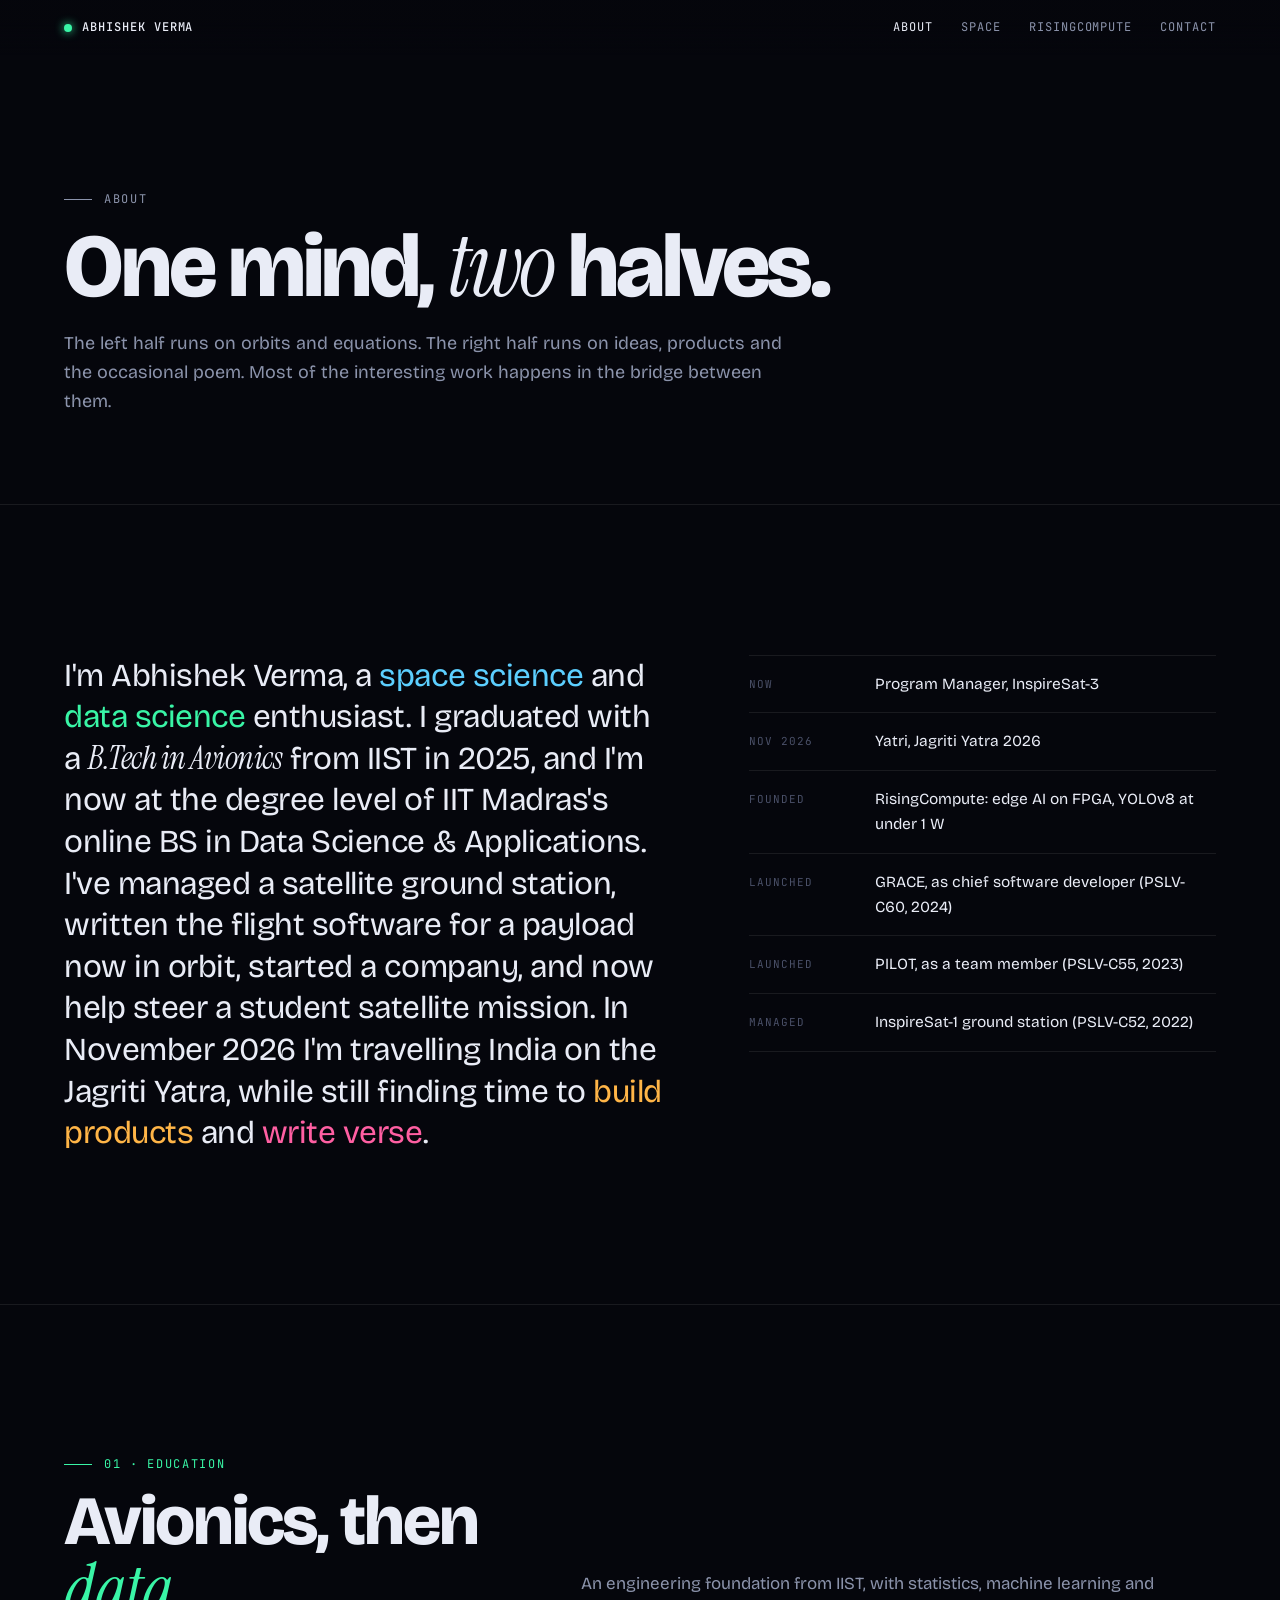
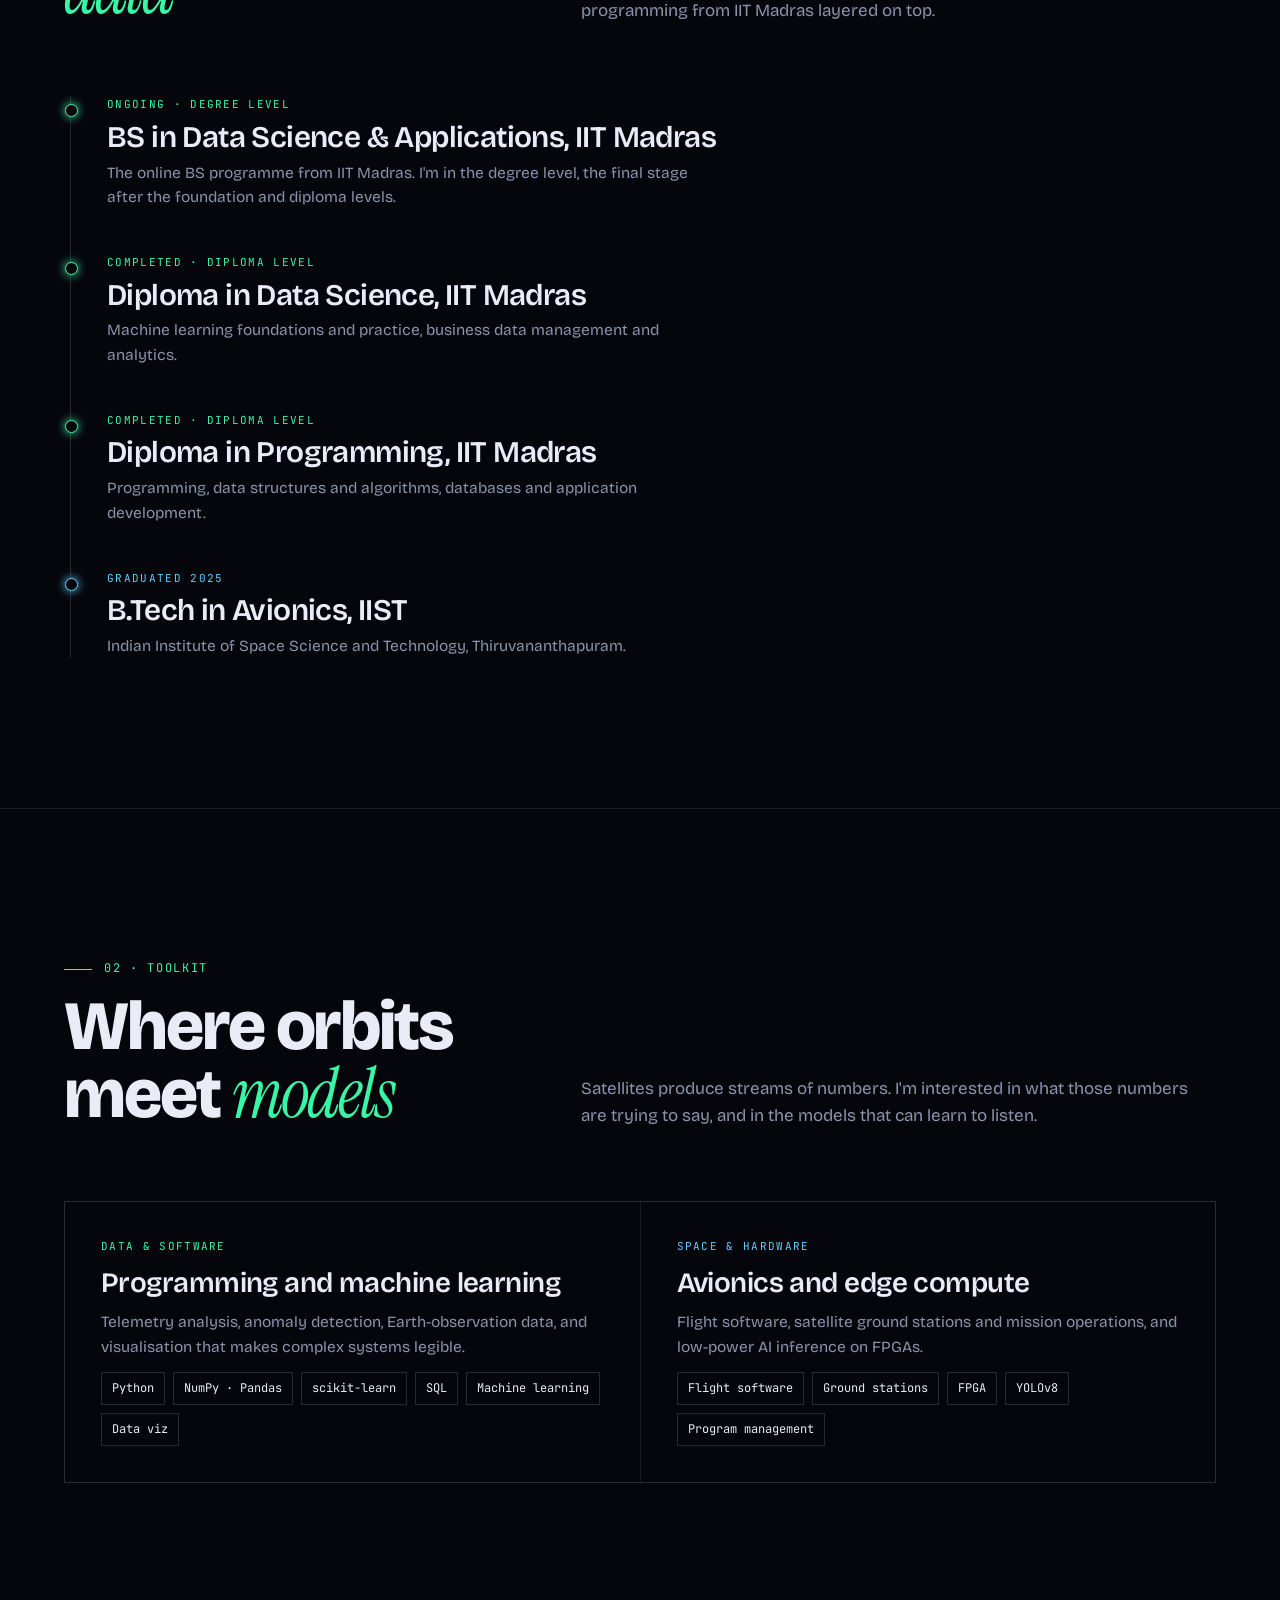
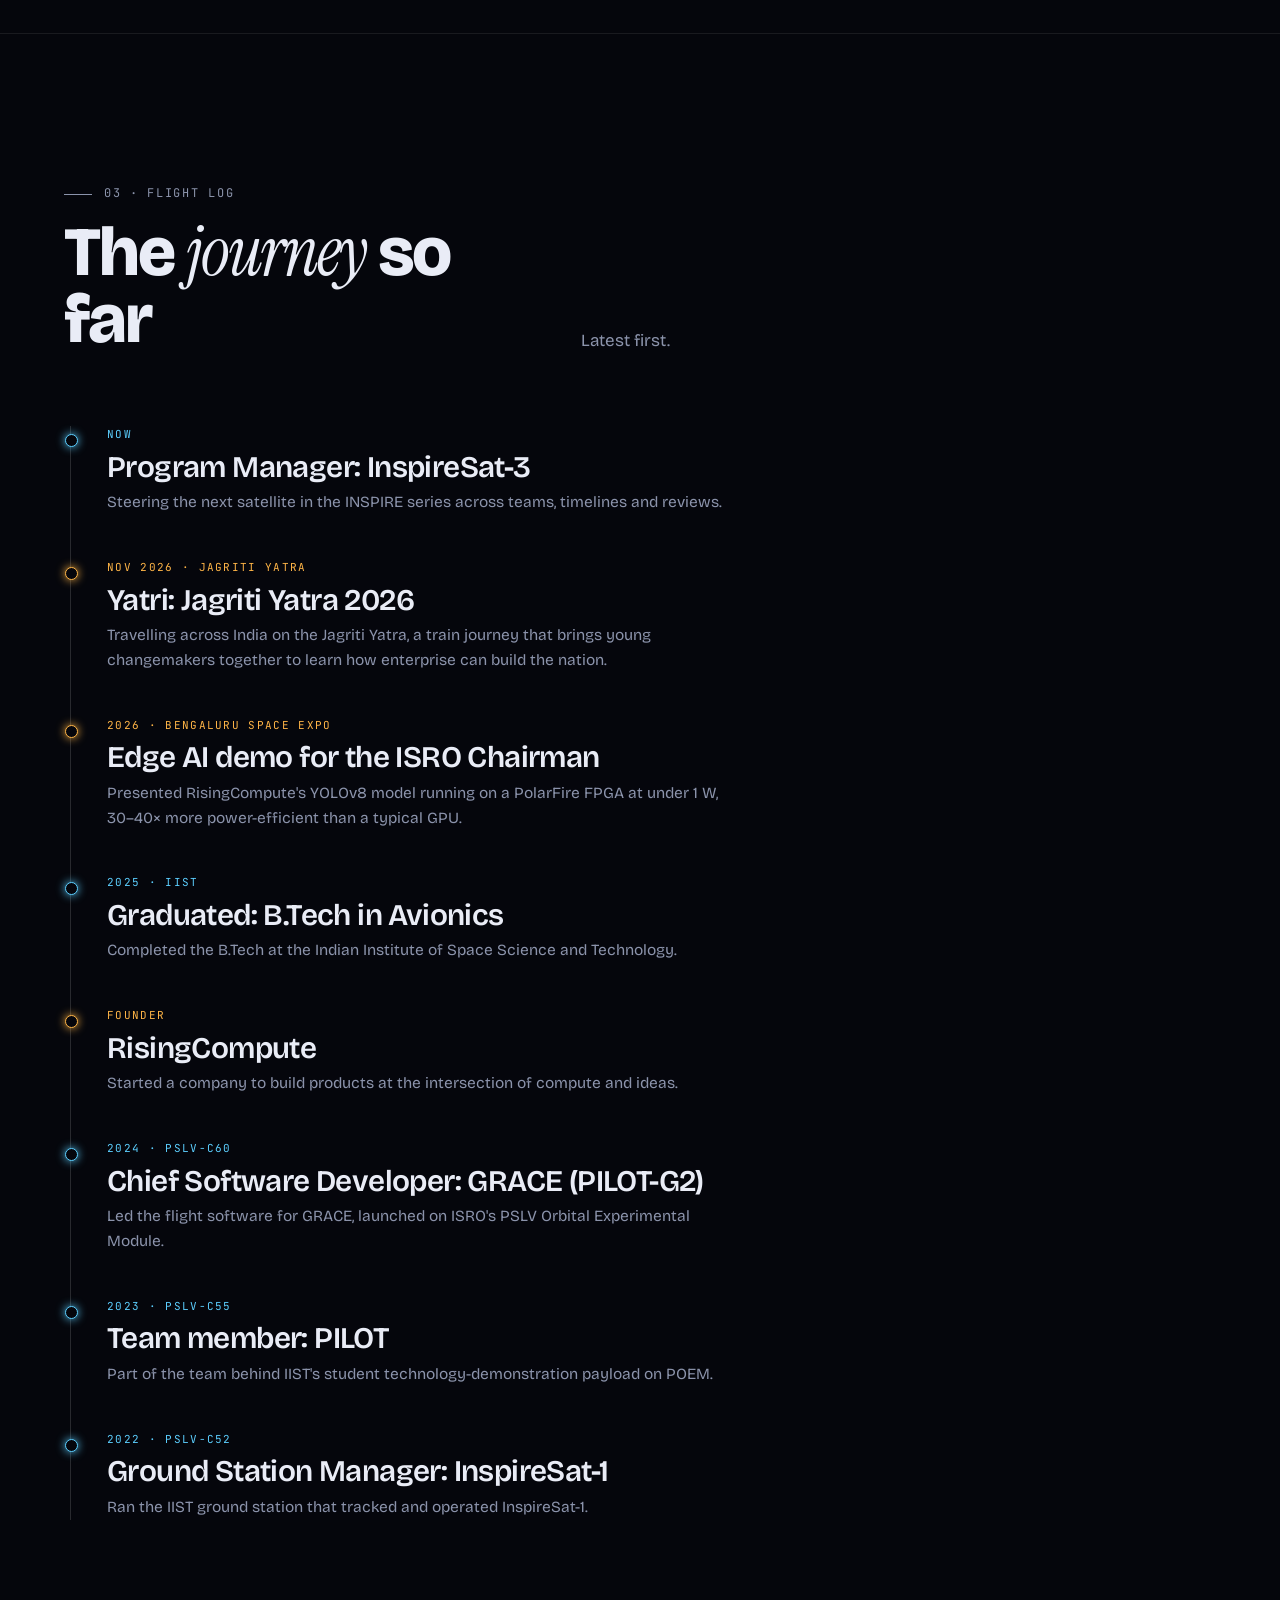
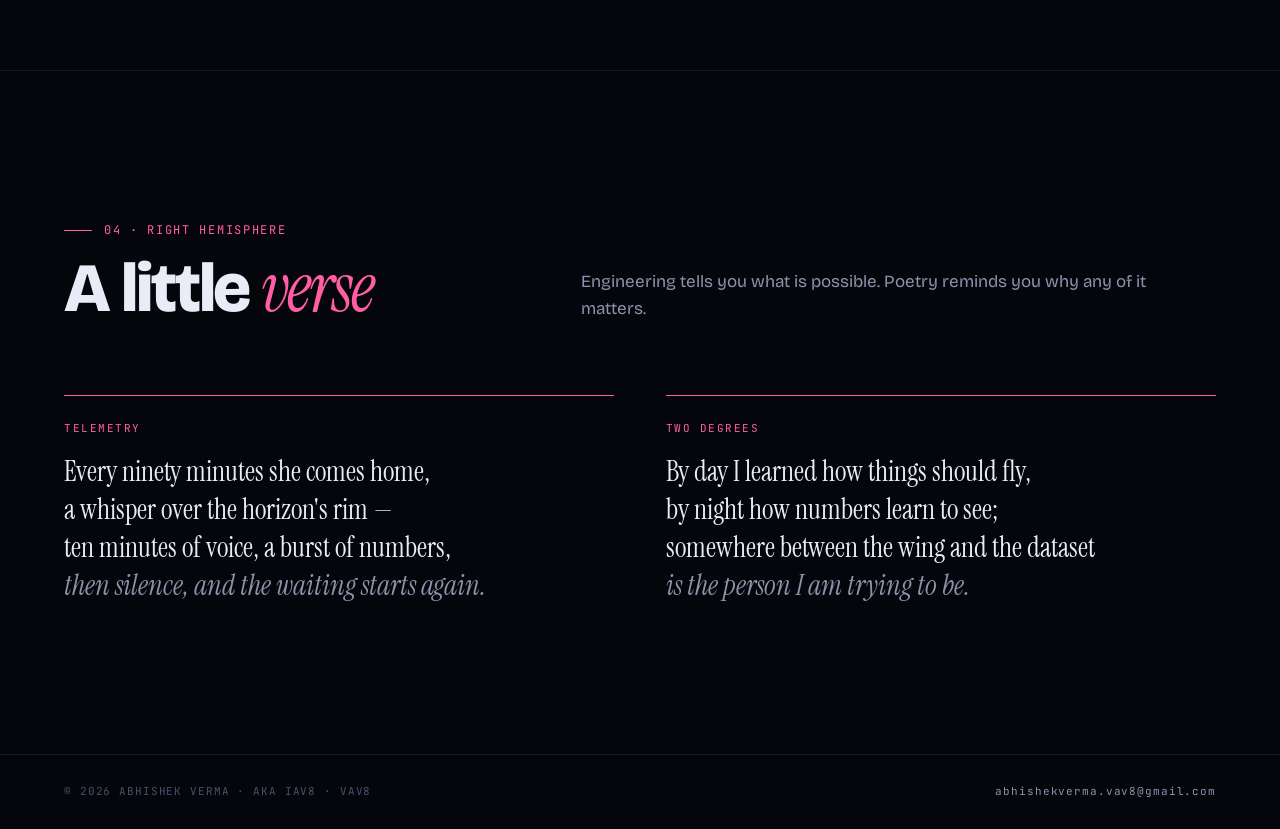
<file: about.html>
<!doctype html>
<html lang="en">
<head>
<meta charset="utf-8">
<meta name="viewport" content="width=device-width,initial-scale=1">
<title>About Abhishek Verma | Education, Journey &amp; Poems</title>
<meta name="description" content="About Abhishek Verma: B.Tech in Avionics from IIST (2025), Diplomas in Programming and Data Science from IIT Madras, now at the degree level of the BS in Data Science and Applications. Journey, skills and poems.">
<meta name="author" content="Abhishek Verma">
<link rel="canonical" href="https://abhishekpythons.github.io/about.html">
<link rel="icon" href="data:image/svg+xml,%3Csvg xmlns='http://www.w3.org/2000/svg' viewBox='0 0 32 32'%3E%3Crect width='32' height='32' rx='7' fill='%2305060c'/%3E%3Ctext x='16' y='22' font-family='Arial' font-weight='700' font-size='15' fill='%235ccfff' text-anchor='middle'%3EAV%3C/text%3E%3C/svg%3E">
<meta property="og:type" content="profile">
<meta property="og:site_name" content="Abhishek Verma">
<meta property="og:title" content="About Abhishek Verma">
<meta property="og:description" content="B.Tech Avionics (IIST, 2025) · IIT Madras BS Data Science (degree level) · founder of RisingCompute.">
<meta property="og:url" content="https://abhishekpythons.github.io/about.html">
<meta property="og:image" content="https://abhishekpythons.github.io/assets/img/bsx-chairman-group.jpg">
<meta name="color-scheme" content="dark">
<link rel="preconnect" href="https://fonts.googleapis.com">
<link rel="preconnect" href="https://fonts.gstatic.com" crossorigin>
<link href="https://fonts.googleapis.com/css2?family=Bricolage+Grotesque:opsz,wght@12..96,400;12..96,600;12..96,800&family=Instrument+Serif:ital@0;1&family=JetBrains+Mono:wght@400;500&display=swap" rel="stylesheet">
<link rel="stylesheet" href="assets/css/site.css">
</head>
<body>

<nav class="nav">
  <a class="mark" href="./"><i></i>Abhishek Verma</a>
  <ul>
    <li><a href="about.html" aria-current="page">About</a></li>
    <li><a href="space.html">Space</a></li>
    <li><a href="risingcompute.html">RisingCompute</a></li>
    <li><a href="./#contact">Contact</a></li>
  </ul>
</nav>

<header class="page-head">
  <div class="wrap">
    <div class="kicker">About</div>
    <h1>One mind, <em>two</em> halves.</h1>
    <p>The left half runs on orbits and equations. The right half runs on ideas, products and the occasional poem. Most of the interesting work happens in the bridge between them.</p>
  </div>
</header>

<main>
<!-- BIO -->
<section class="block" id="bio">
  <div class="wrap">
    <div class="about-body rv">
      <p class="big">I'm Abhishek Verma, a <span class="s">space science</span> and <span class="d">data science</span> enthusiast. I graduated with a <em>B.Tech in Avionics</em> from IIST in 2025, and I'm now at the degree level of IIT Madras's online BS in Data Science &amp; Applications. I've managed a satellite ground station, written the flight software for a payload now in orbit, started a company, and now help steer a student satellite mission. In November 2026 I'm travelling India on the Jagriti Yatra, while still finding time to <span class="p">build products</span> and <span class="q">write verse</span>.</p>
      <ul class="facts">
        <li><span>Now</span>Program Manager, InspireSat-3</li>
        <li><span>Nov 2026</span>Yatri, Jagriti Yatra 2026</li>
        <li><span>Founded</span>RisingCompute: edge AI on FPGA, YOLOv8 at under 1 W</li>
        <li><span>Launched</span>GRACE, as chief software developer (PSLV-C60, 2024)</li>
        <li><span>Launched</span>PILOT, as a team member (PSLV-C55, 2023)</li>
        <li><span>Managed</span>InspireSat-1 ground station (PSLV-C52, 2022)</li>
      </ul>
    </div>
  </div>
</section>

<!-- EDUCATION -->
<section class="block" id="education" style="--c:var(--data)">
  <div class="wrap">
    <div class="sec-head rv">
      <div>
        <div class="kicker">01 · Education</div>
        <h2>Avionics, then <em>data</em></h2>
      </div>
      <p>An engineering foundation from IIST, with statistics, machine learning and programming from IIT Madras layered on top.</p>
    </div>
    <ol class="timeline rv">
      <li style="--c:var(--data)"><div class="when">Ongoing · Degree level</div><h3>BS in Data Science &amp; Applications, IIT Madras</h3><p>The online BS programme from IIT Madras. I'm in the degree level, the final stage after the foundation and diploma levels.</p></li>
      <li style="--c:var(--data)"><div class="when">Completed · Diploma level</div><h3>Diploma in Data Science, IIT Madras</h3><p>Machine learning foundations and practice, business data management and analytics.</p></li>
      <li style="--c:var(--data)"><div class="when">Completed · Diploma level</div><h3>Diploma in Programming, IIT Madras</h3><p>Programming, data structures and algorithms, databases and application development.</p></li>
      <li style="--c:var(--space)"><div class="when">Graduated 2025</div><h3>B.Tech in Avionics, IIST</h3><p>Indian Institute of Space Science and Technology, Thiruvananthapuram.</p></li>
    </ol>
  </div>
</section>

<!-- SKILLS -->
<section class="block" id="skills" style="--c:var(--data)">
  <div class="wrap">
    <div class="sec-head rv">
      <div>
        <div class="kicker">02 · Toolkit</div>
        <h2>Where orbits meet <em>models</em></h2>
      </div>
      <p>Satellites produce streams of numbers. I'm interested in what those numbers are trying to say, and in the models that can learn to listen.</p>
    </div>
    <div class="grid g2 rv">
      <article class="card">
        <div class="tag">Data &amp; software</div>
        <h3>Programming and machine learning</h3>
        <p>Telemetry analysis, anomaly detection, Earth-observation data, and visualisation that makes complex systems legible.</p>
        <div class="chips"><span>Python</span><span>NumPy · Pandas</span><span>scikit-learn</span><span>SQL</span><span>Machine learning</span><span>Data viz</span></div>
      </article>
      <article class="card" style="--c:var(--space)">
        <div class="tag">Space &amp; hardware</div>
        <h3>Avionics and edge compute</h3>
        <p>Flight software, satellite ground stations and mission operations, and low-power AI inference on FPGAs.</p>
        <div class="chips"><span>Flight software</span><span>Ground stations</span><span>FPGA</span><span>YOLOv8</span><span>Program management</span></div>
      </article>
    </div>
  </div>
</section>

<!-- JOURNEY -->
<section class="block" id="journey">
  <div class="wrap">
    <div class="sec-head rv">
      <div>
        <div class="kicker">03 · Flight log</div>
        <h2>The <em>journey</em> so far</h2>
      </div>
      <p>Latest first.</p>
    </div>
    <ol class="timeline rv">
      <li style="--c:var(--space)"><div class="when">Now</div><h3>Program Manager: InspireSat-3</h3><p>Steering the next satellite in the INSPIRE series across teams, timelines and reviews.</p></li>
      <li style="--c:var(--prod)"><div class="when">Nov 2026 · Jagriti Yatra</div><h3>Yatri: Jagriti Yatra 2026</h3><p>Travelling across India on the Jagriti Yatra, a train journey that brings young changemakers together to learn how enterprise can build the nation.</p></li>
      <li style="--c:var(--prod)"><div class="when">2026 · Bengaluru Space Expo</div><h3>Edge AI demo for the ISRO Chairman</h3><p>Presented RisingCompute's YOLOv8 model running on a PolarFire FPGA at under 1 W, 30–40× more power-efficient than a typical GPU.</p></li>
      <li style="--c:var(--space)"><div class="when">2025 · IIST</div><h3>Graduated: B.Tech in Avionics</h3><p>Completed the B.Tech at the Indian Institute of Space Science and Technology.</p></li>
      <li style="--c:var(--prod)"><div class="when">Founder</div><h3>RisingCompute</h3><p>Started a company to build products at the intersection of compute and ideas.</p></li>
      <li style="--c:var(--space)"><div class="when">2024 · PSLV-C60</div><h3>Chief Software Developer: GRACE (PILOT-G2)</h3><p>Led the flight software for GRACE, launched on ISRO's PSLV Orbital Experimental Module.</p></li>
      <li style="--c:var(--space)"><div class="when">2023 · PSLV-C55</div><h3>Team member: PILOT</h3><p>Part of the team behind IIST's student technology-demonstration payload on POEM.</p></li>
      <li style="--c:var(--space)"><div class="when">2022 · PSLV-C52</div><h3>Ground Station Manager: InspireSat-1</h3><p>Ran the IIST ground station that tracked and operated InspireSat-1.</p></li>
    </ol>
  </div>
</section>

<!-- POEMS -->
<section class="block" id="poems" style="--c:var(--poem)">
  <div class="wrap">
    <div class="sec-head rv">
      <div>
        <div class="kicker">04 · Right hemisphere</div>
        <h2>A little <em>verse</em></h2>
      </div>
      <p>Engineering tells you what is possible. Poetry reminds you why any of it matters.</p>
    </div>
    <div class="poems" style="margin-top:0">
      <!-- REPLACE: user's poem -->
      <div class="poem rv">
        <h4>Telemetry</h4>
        <p>Every ninety minutes she comes home,<br>a whisper over the horizon's rim —<br>ten minutes of voice, a burst of numbers,<br><em>then silence, and the waiting starts again.</em></p>
      </div>
      <!-- REPLACE: user's poem -->
      <div class="poem rv">
        <h4>Two degrees</h4>
        <p>By day I learned how things should fly,<br>by night how numbers learn to see;<br>somewhere between the wing and the dataset<br><em>is the person I am trying to be.</em></p>
      </div>
    </div>
  </div>
</section>
</main>

<footer>
  <span>© <span id="yr"></span> Abhishek Verma · aka iav8 · vav8</span>
  <span><a href="mailto:abhishekverma.vav8@gmail.com">abhishekverma.vav8@gmail.com</a></span>
</footer>

<script src="assets/js/site.js"></script>
</body>
</html>
</file>
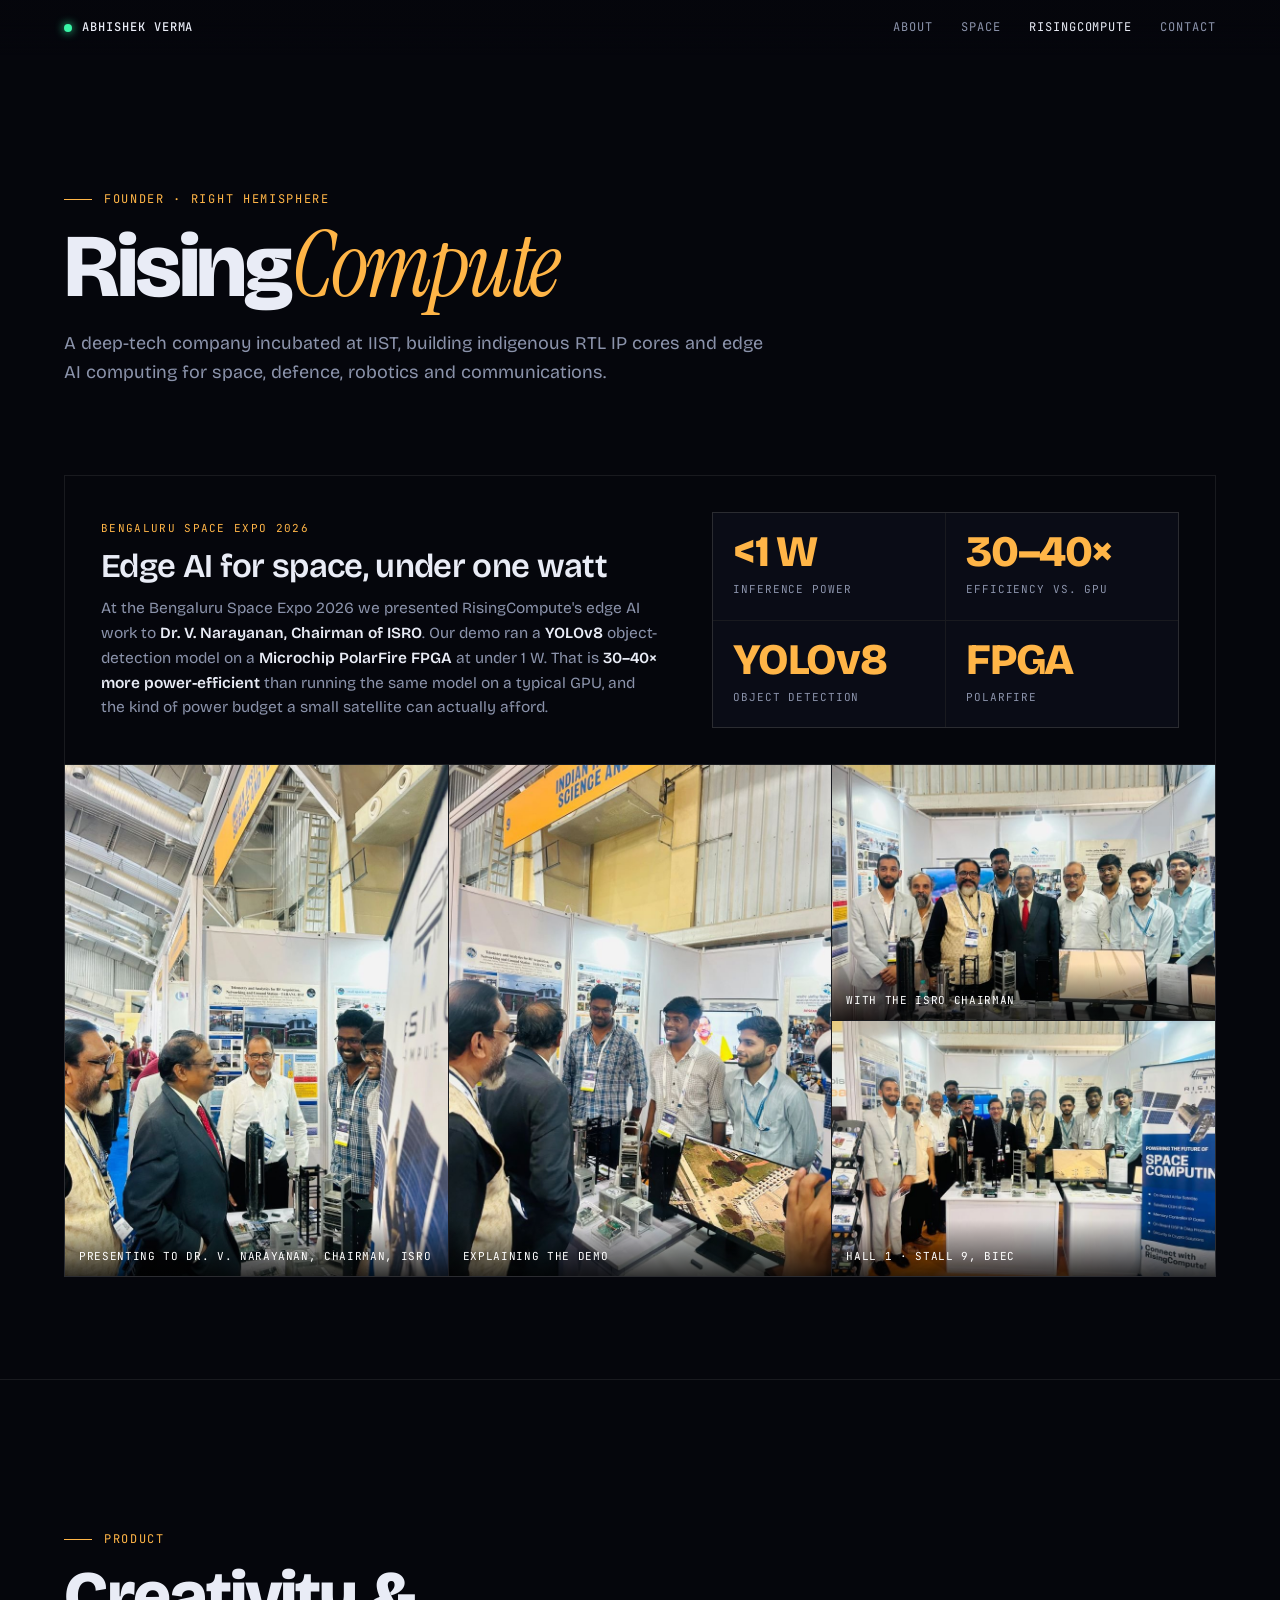
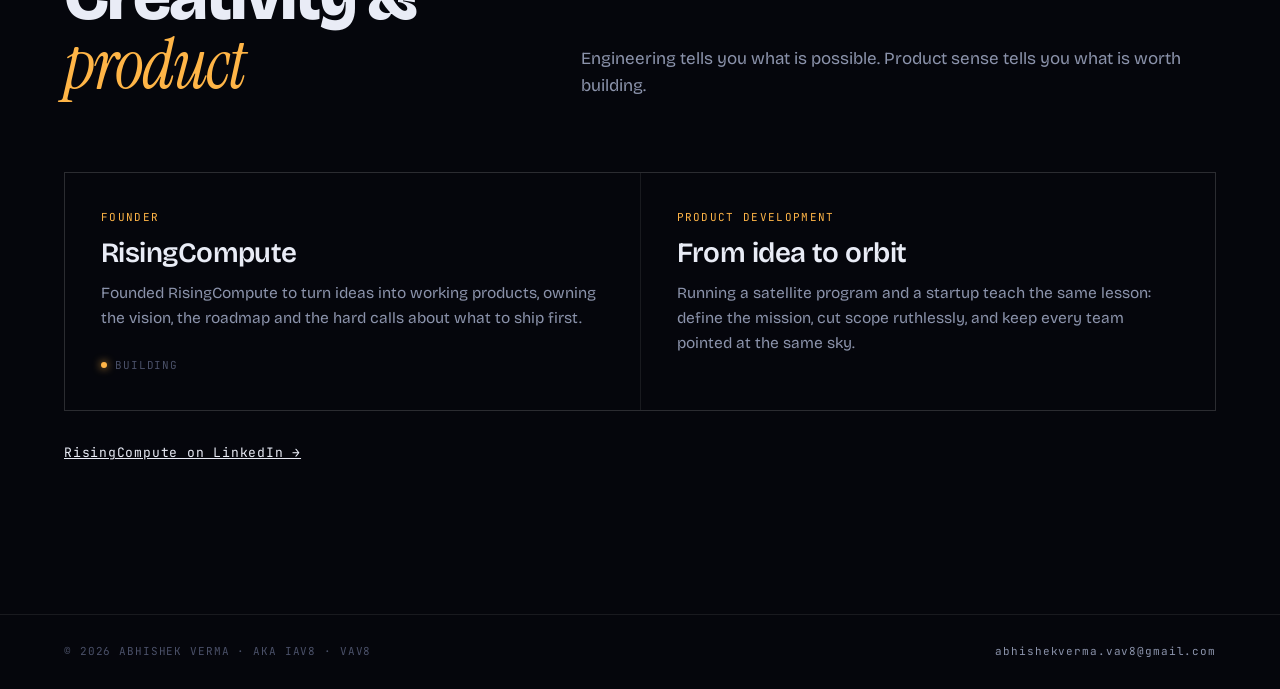
<file: risingcompute.html>
<!doctype html>
<html lang="en">
<head>
<meta charset="utf-8">
<meta name="viewport" content="width=device-width,initial-scale=1">
<title>RisingCompute | Edge AI for Space by Abhishek Verma</title>
<meta name="description" content="RisingCompute, founded by Abhishek Verma: edge AI for space. YOLOv8 on a Microchip PolarFire FPGA at under 1 W, presented to ISRO Chairman Dr. V. Narayanan at Bengaluru Space Expo 2026.">
<meta name="author" content="Abhishek Verma">
<link rel="canonical" href="https://abhishekpythons.github.io/risingcompute.html">
<link rel="icon" href="data:image/svg+xml,%3Csvg xmlns='http://www.w3.org/2000/svg' viewBox='0 0 32 32'%3E%3Crect width='32' height='32' rx='7' fill='%2305060c'/%3E%3Ctext x='16' y='22' font-family='Arial' font-weight='700' font-size='15' fill='%235ccfff' text-anchor='middle'%3EAV%3C/text%3E%3C/svg%3E">
<meta property="og:type" content="website">
<meta property="og:site_name" content="Abhishek Verma">
<meta property="og:title" content="RisingCompute: edge AI for space, under one watt">
<meta property="og:description" content="YOLOv8 on a PolarFire FPGA at under 1 W, 30–40× more power-efficient than a GPU. Presented to the ISRO Chairman at BSX 2026.">
<meta property="og:url" content="https://abhishekpythons.github.io/risingcompute.html">
<meta property="og:image" content="https://abhishekpythons.github.io/assets/img/bsx-chairman-group.jpg">
<meta name="color-scheme" content="dark">
<link rel="preconnect" href="https://fonts.googleapis.com">
<link rel="preconnect" href="https://fonts.gstatic.com" crossorigin>
<link href="https://fonts.googleapis.com/css2?family=Bricolage+Grotesque:opsz,wght@12..96,400;12..96,600;12..96,800&family=Instrument+Serif:ital@0;1&family=JetBrains+Mono:wght@400;500&display=swap" rel="stylesheet">
<link rel="stylesheet" href="assets/css/site.css">
</head>
<body>

<nav class="nav">
  <a class="mark" href="./"><i></i>Abhishek Verma</a>
  <ul>
    <li><a href="about.html">About</a></li>
    <li><a href="space.html">Space</a></li>
    <li><a href="risingcompute.html" aria-current="page">RisingCompute</a></li>
    <li><a href="./#contact">Contact</a></li>
  </ul>
</nav>

<header class="page-head" style="--c:var(--prod)">
  <div class="wrap">
    <div class="kicker">Founder · Right hemisphere</div>
    <h1>Rising<em>Compute</em></h1>
    <p>A deep-tech company incubated at IIST, building indigenous RTL IP cores and edge AI computing for space, defence, robotics and communications.</p>
  </div>
</header>

<main>
<!-- BSX 2026 -->
<section class="bsx" id="bsx" aria-labelledby="bsx-h">
  <div class="wrap">
    <article class="edge rv" id="edge-ai">
      <div>
        <div class="tag">Bengaluru Space Expo 2026</div>
        <h2 id="bsx-h" class="edge-h">Edge AI for space, under one watt</h2>
        <p>At the Bengaluru Space Expo 2026 we presented RisingCompute's edge AI work to <b>Dr. V. Narayanan, Chairman of ISRO</b>. Our demo ran a <b>YOLOv8</b> object-detection model on a <b>Microchip PolarFire FPGA</b> at under 1 W. That is <b>30–40× more power-efficient</b> than running the same model on a typical GPU, and the kind of power budget a small satellite can actually afford.</p>
      </div>
      <div class="stats" aria-label="Demo results">
        <div><b>&lt;1 W</b><span>Inference power</span></div>
        <div><b>30–40×</b><span>Efficiency vs. GPU</span></div>
        <div><b>YOLOv8</b><span>Object detection</span></div>
        <div><b>FPGA</b><span>PolarFire</span></div>
      </div>
    </article>
    <div class="expo rv" aria-label="Bengaluru Space Expo 2026 photos">
      <figure><img src="assets/img/bsx-isro-chairman.jpg" alt="Dr. V. Narayanan, ISRO Chairman, at the RisingCompute stall looking at the edge AI hardware demo" width="800" height="1064" fetchpriority="high"><figcaption>Presenting to Dr. V. Narayanan, Chairman, ISRO</figcaption></figure>
      <figure><img src="assets/img/bsx-demo.jpg" alt="RisingCompute team explaining the demo to visitors, with flight hardware and a live detection display" width="800" height="1064" loading="lazy"><figcaption>Explaining the demo</figcaption></figure>
      <figure><img src="assets/img/bsx-chairman-group.jpg" alt="The RisingCompute and SSPACE team with the ISRO Chairman at the stall" width="800" height="600" loading="lazy"><figcaption>With the ISRO Chairman</figcaption></figure>
      <figure><img src="assets/img/bsx-team.jpg" alt="Team photo at the RisingCompute stall beside a Powering the Future of Space Computing banner" width="800" height="600" loading="lazy"><figcaption>Hall 1 · Stall 9, BIEC</figcaption></figure>
    </div>
  </div>
</section>

<!-- PRODUCT -->
<section class="block" id="product" style="--c:var(--prod)">
  <div class="wrap">
    <div class="sec-head rv">
      <div>
        <div class="kicker">Product</div>
        <h2>Creativity &amp; <em>product</em></h2>
      </div>
      <p>Engineering tells you what is possible. Product sense tells you what is worth building.</p>
    </div>
    <div class="grid g2 rv">
      <article class="card">
        <div class="tag">Founder</div>
        <h3>RisingCompute</h3>
        <p>Founded RisingCompute to turn ideas into working products, owning the vision, the roadmap and the hard calls about what to ship first.</p>
        <div class="status live"><i></i>Building</div>
      </article>
      <article class="card">
        <div class="tag">Product development</div>
        <h3>From idea to orbit</h3>
        <p>Running a satellite program and a startup teach the same lesson: define the mission, cut scope ruthlessly, and keep every team pointed at the same sky.</p>
      </article>
    </div>
    <p class="rv" style="margin-top:32px;font-family:var(--mono);font-size:13px;letter-spacing:.06em"><a href="https://www.linkedin.com/company/rising-compute/" target="_blank" rel="noopener">RisingCompute on LinkedIn →</a></p>
  </div>
</section>
</main>

<footer>
  <span>© <span id="yr"></span> Abhishek Verma · aka iav8 · vav8</span>
  <span><a href="mailto:abhishekverma.vav8@gmail.com">abhishekverma.vav8@gmail.com</a></span>
</footer>

<script src="assets/js/site.js"></script>
</body>
</html>
</file>
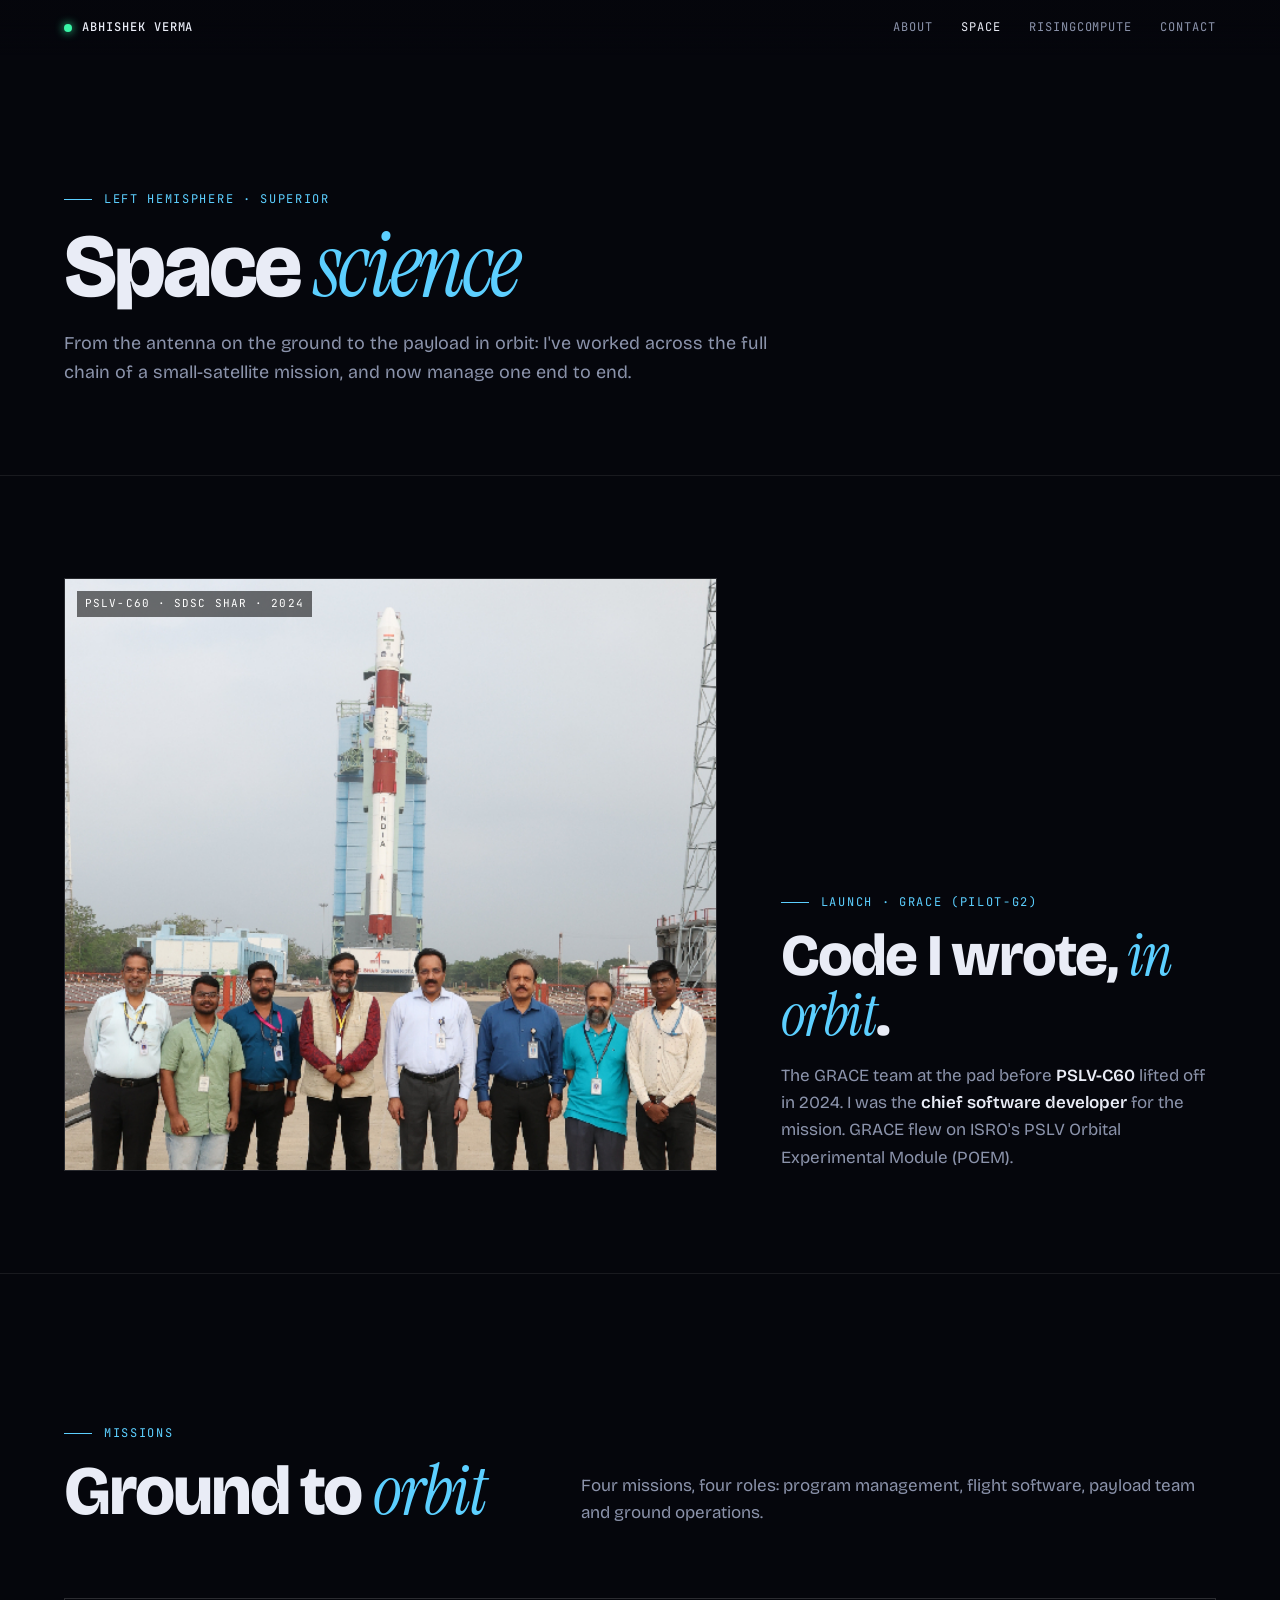
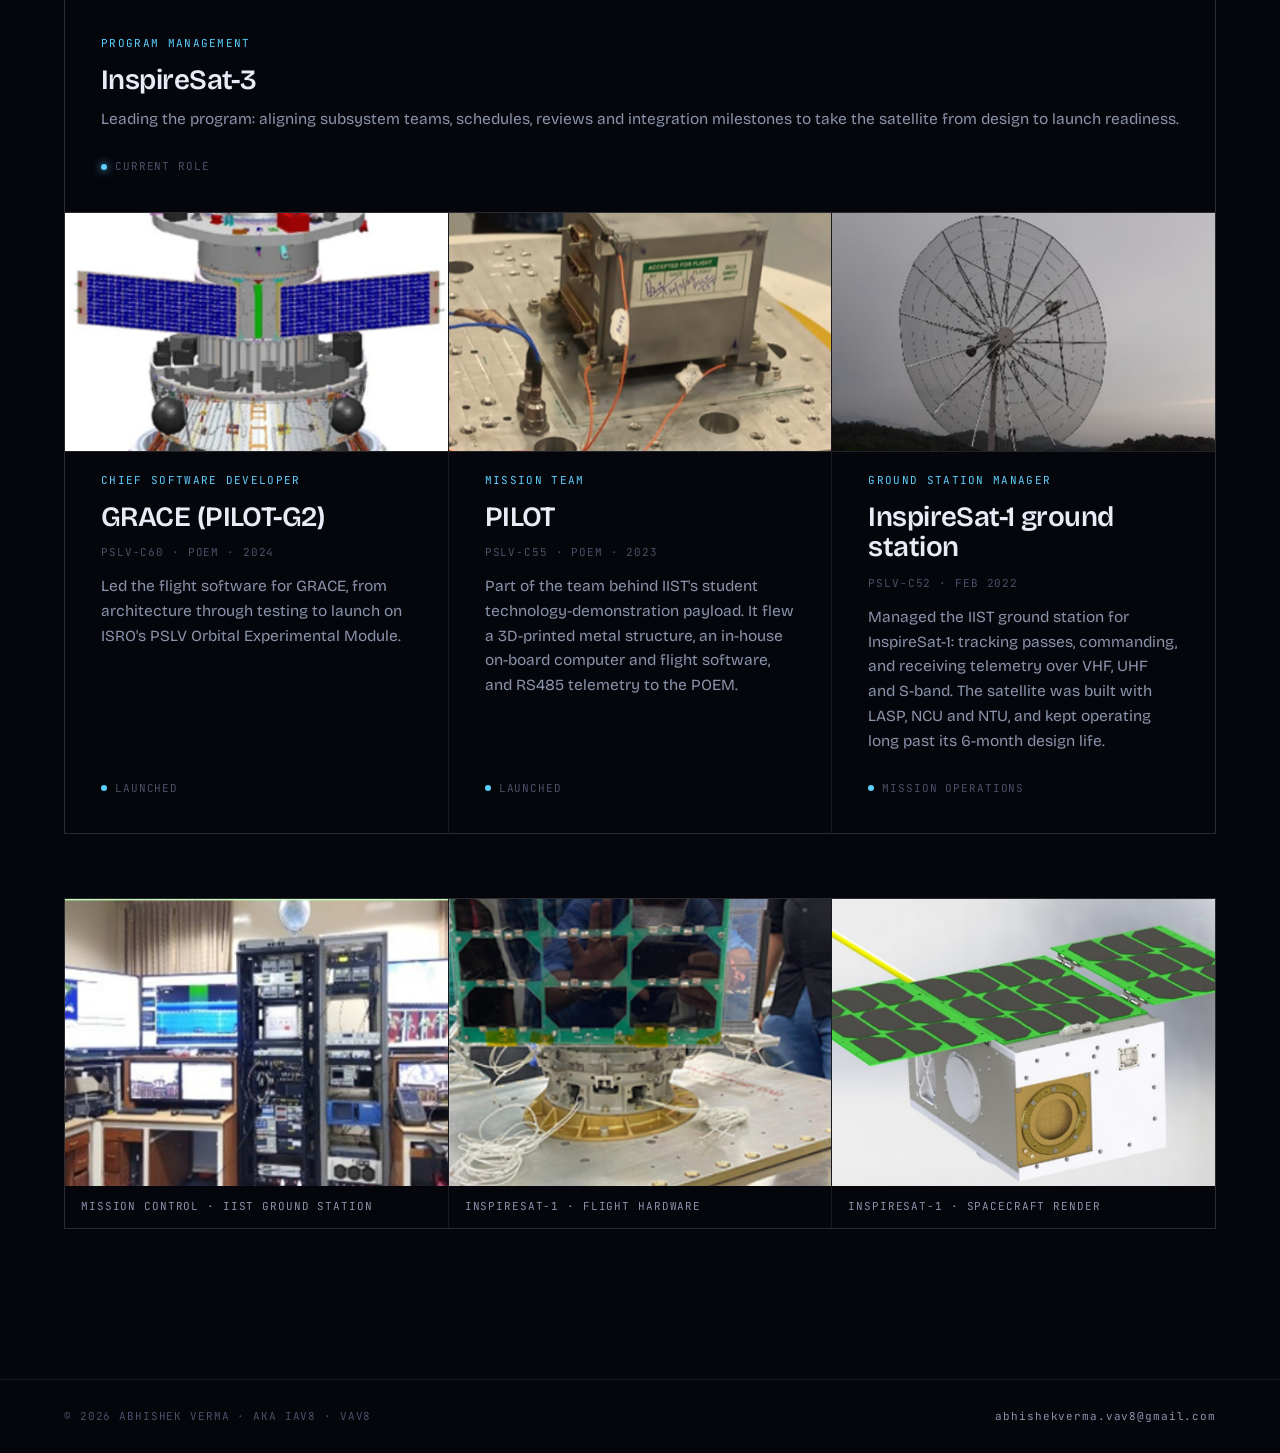
<file: space.html>
<!doctype html>
<html lang="en">
<head>
<meta charset="utf-8">
<meta name="viewport" content="width=device-width,initial-scale=1">
<title>Space Missions | Abhishek Verma: InspireSat-3, GRACE, PILOT, InspireSat-1</title>
<meta name="description" content="Abhishek Verma's space missions: Program Manager of InspireSat-3, chief software developer of GRACE on PSLV-C60, PILOT team member on PSLV-C55, and InspireSat-1 Ground Station Manager.">
<meta name="author" content="Abhishek Verma">
<link rel="canonical" href="https://abhishekpythons.github.io/space.html">
<link rel="icon" href="data:image/svg+xml,%3Csvg xmlns='http://www.w3.org/2000/svg' viewBox='0 0 32 32'%3E%3Crect width='32' height='32' rx='7' fill='%2305060c'/%3E%3Ctext x='16' y='22' font-family='Arial' font-weight='700' font-size='15' fill='%235ccfff' text-anchor='middle'%3EAV%3C/text%3E%3C/svg%3E">
<meta property="og:type" content="website">
<meta property="og:site_name" content="Abhishek Verma">
<meta property="og:title" content="Space missions: Abhishek Verma">
<meta property="og:description" content="InspireSat-3 · GRACE (PSLV-C60) · PILOT (PSLV-C55) · InspireSat-1 ground station.">
<meta property="og:url" content="https://abhishekpythons.github.io/space.html">
<meta property="og:image" content="https://abhishekpythons.github.io/assets/img/grace-launch.jpg">
<meta name="color-scheme" content="dark">
<link rel="preconnect" href="https://fonts.googleapis.com">
<link rel="preconnect" href="https://fonts.gstatic.com" crossorigin>
<link href="https://fonts.googleapis.com/css2?family=Bricolage+Grotesque:opsz,wght@12..96,400;12..96,600;12..96,800&family=Instrument+Serif:ital@0;1&family=JetBrains+Mono:wght@400;500&display=swap" rel="stylesheet">
<link rel="stylesheet" href="assets/css/site.css">
</head>
<body>

<nav class="nav">
  <a class="mark" href="./"><i></i>Abhishek Verma</a>
  <ul>
    <li><a href="about.html">About</a></li>
    <li><a href="space.html" aria-current="page">Space</a></li>
    <li><a href="risingcompute.html">RisingCompute</a></li>
    <li><a href="./#contact">Contact</a></li>
  </ul>
</nav>

<header class="page-head" style="--c:var(--space)">
  <div class="wrap">
    <div class="kicker">Left hemisphere · Superior</div>
    <h1>Space <em>science</em></h1>
    <p>From the antenna on the ground to the payload in orbit: I've worked across the full chain of a small-satellite mission, and now manage one end to end.</p>
  </div>
</header>

<main>
<!-- LAUNCH -->
<section class="launch" id="grace" aria-labelledby="launch-h">
  <div class="wrap">
    <figure class="rv">
      <div class="photo"><img src="assets/img/grace-launch.jpg" alt="The IIST GRACE team standing in front of the PSLV-C60 rocket on the launch pad at Sriharikota" width="552" height="501" fetchpriority="high"></div>
      <figcaption>
        <div class="kicker">Launch · GRACE (PILOT-G2)</div>
        <h2 id="launch-h">Code I wrote, <em>in orbit</em>.</h2>
        <p>The GRACE team at the pad before <b>PSLV-C60</b> lifted off in 2024. I was the <b>chief software developer</b> for the mission. GRACE flew on ISRO's PSLV Orbital Experimental Module (POEM).</p>
      </figcaption>
    </figure>
  </div>
</section>

<!-- MISSIONS -->
<section class="block" id="missions" style="--c:var(--space)">
  <div class="wrap">
    <div class="sec-head rv">
      <div>
        <div class="kicker">Missions</div>
        <h2>Ground to <em>orbit</em></h2>
      </div>
      <p>Four missions, four roles: program management, flight software, payload team and ground operations.</p>
    </div>
    <div class="grid rv" style="border-bottom:0">
      <article class="card" id="inspiresat-3">
        <div class="tag">Program management</div>
        <h3>InspireSat-3</h3>
        <p>Leading the program: aligning subsystem teams, schedules, reviews and integration milestones to take the satellite from design to launch readiness.</p>
        <div class="status live"><i></i>Current role</div>
      </article>
    </div>
    <div class="grid g3 rv">
      <article class="card">
        <div class="media"><img src="assets/img/poem-grace.png" alt="Render of the PSLV Orbital Experimental Module carrying the GRACE payload" loading="lazy" width="473" height="478"></div>
        <div class="tag">Chief software developer</div>
        <h3>GRACE (PILOT-G2)</h3>
        <div class="meta">PSLV-C60 · POEM · 2024</div>
        <p>Led the flight software for GRACE, from architecture through testing to launch on ISRO's PSLV Orbital Experimental Module.</p>
        <div class="status"><i></i>Launched</div>
      </article>
      <article class="card">
        <div class="media"><img src="assets/img/pilot.png" alt="The PILOT payload on a test fixture, tagged Accepted for Flight" loading="lazy" width="538" height="432"></div>
        <div class="tag">Mission team</div>
        <h3>PILOT</h3>
        <div class="meta">PSLV-C55 · POEM · 2023</div>
        <p>Part of the team behind IIST's student technology-demonstration payload. It flew a 3D-printed metal structure, an in-house on-board computer and flight software, and RS485 telemetry to the POEM.</p>
        <div class="status"><i></i>Launched</div>
      </article>
      <article class="card">
        <div class="media"><img src="assets/img/ground-station-1.png" alt="The IIST satellite ground station dish antenna against the sky" loading="lazy" width="548" height="308"></div>
        <div class="tag">Ground Station Manager</div>
        <h3>InspireSat-1 ground station</h3>
        <div class="meta">PSLV-C52 · Feb 2022</div>
        <p>Managed the IIST ground station for InspireSat-1: tracking passes, commanding, and receiving telemetry over VHF, UHF and S-band. The satellite was built with LASP, NCU and NTU, and kept operating long past its 6-month design life.</p>
        <div class="status"><i></i>Mission operations</div>
      </article>
    </div>

    <div class="gallery rv" aria-label="Mission photos">
      <figure><img src="assets/img/ground-station-2.png" alt="Mission control room at IIST with tracking displays and RF equipment racks" loading="lazy"><figcaption>Mission control · IIST ground station</figcaption></figure>
      <figure><img src="assets/img/inspiresat-ponmudi.png" alt="InspireSat-1 flight hardware on the integration table" loading="lazy"><figcaption>InspireSat-1 · flight hardware</figcaption></figure>
      <figure><img src="assets/img/inspiresat-1.png" alt="Render of InspireSat-1 with deployed solar panels" loading="lazy"><figcaption>InspireSat-1 · spacecraft render</figcaption></figure>
    </div>
  </div>
</section>
</main>

<footer>
  <span>© <span id="yr"></span> Abhishek Verma · aka iav8 · vav8</span>
  <span><a href="mailto:abhishekverma.vav8@gmail.com">abhishekverma.vav8@gmail.com</a></span>
</footer>

<script src="assets/js/site.js"></script>
</body>
</html>
</file>
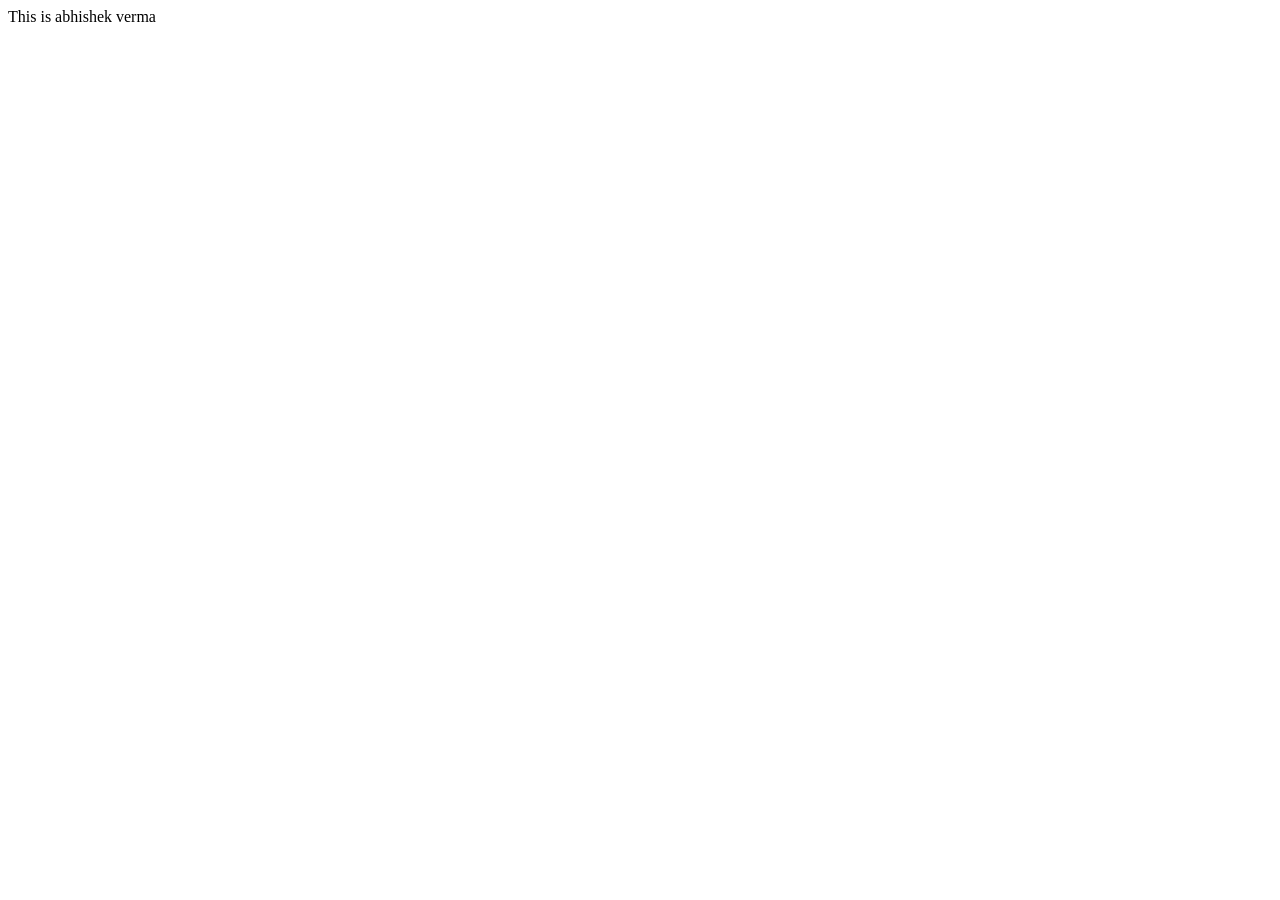
<file: underdevelopment.html>
<!DOCTYPE html>
<html lang="en">
<head>
    <meta charset="UTF-8">
    <meta http-equiv="X-UA-Compatible" content="IE=edge">
    <meta name="viewport" content="width=device-width, initial-scale=1.0">
    <title>Abhishek Verma</title>
</head>
<body>
    This is abhishek verma 
</body>
</html>
</file>
<file: assets/css/site.css>
:root{
  --bg:#05060c; --bg-2:#0a0c16; --ink:#e9ecf6; --muted:#8b93ab; --faint:#4a5068;
  --line:rgba(255,255,255,.08); --line-2:rgba(255,255,255,.14);
  --space:#5ccfff; --data:#39f5a6; --prod:#ffb547; --poem:#ff5fa2;
  --sans:"Bricolage Grotesque",system-ui,sans-serif;
  --serif:"Instrument Serif",Georgia,serif;
  --mono:"JetBrains Mono",ui-monospace,monospace;
  --gutter:clamp(16px,5vw,64px);
}
*{box-sizing:border-box;margin:0;padding:0}
html{scroll-behavior:smooth}
body{background:var(--bg);color:var(--ink);font-family:var(--sans);font-size:17px;line-height:1.6;-webkit-font-smoothing:antialiased;overflow-x:hidden}
a{color:inherit}
::selection{background:var(--space);color:var(--bg)}

/* ---------- nav ---------- */
.nav{position:fixed;inset:0 0 auto 0;z-index:20;display:flex;align-items:center;justify-content:space-between;padding:18px var(--gutter);font-family:var(--mono);font-size:12px;letter-spacing:.08em;text-transform:uppercase;pointer-events:none}
.nav>*{pointer-events:auto}
.nav .mark{font-weight:500;text-decoration:none;display:flex;align-items:center;gap:10px}
.nav .mark i{width:8px;height:8px;border-radius:50%;background:var(--data);box-shadow:0 0 10px var(--data);animation:blink 2.4s infinite}
.nav ul{display:flex;gap:28px;list-style:none}
.nav ul a{text-decoration:none;color:var(--muted);transition:color .2s}
.nav ul a:hover{color:var(--ink)}
@keyframes blink{50%{opacity:.25}}
.nav{background:linear-gradient(to bottom,rgba(5,6,12,.94) 40%,rgba(5,6,12,0))}
.nav ul a[aria-current="page"]{color:var(--ink)}
@media (max-width:760px){.nav{flex-wrap:wrap;row-gap:8px;font-size:11px;padding-top:14px;padding-bottom:14px}.nav ul{gap:16px}}

/* ---------- inner pages ---------- */
.page-head{padding:clamp(130px,16vw,190px) var(--gutter) clamp(48px,7vw,88px)}
.page-head .kicker{color:var(--c,var(--muted));display:flex;gap:12px;align-items:center}
.page-head .kicker::before{content:"";width:28px;height:1px;background:currentColor}
.page-head h1{font-size:clamp(44px,7vw,96px);line-height:.95;letter-spacing:-.035em;font-weight:800;margin:14px 0 20px}
.page-head h1 em{font-family:var(--serif);font-weight:400;font-style:italic;color:var(--c,var(--ink))}
.page-head p{color:var(--muted);max-width:60ch;font-size:clamp(16px,1.5vw,18px)}

footer a{text-transform:none;text-decoration:none;color:var(--muted)}
footer a:hover{color:var(--ink)}

/* linked cards on the landing page */
a.card{text-decoration:none;color:inherit}
a.card:focus-visible{outline:2px solid var(--c,var(--space));outline-offset:-2px}
.card .more{margin-top:auto;padding-top:14px;font-family:var(--mono);font-size:12px;letter-spacing:.08em;text-transform:uppercase;color:var(--c,var(--ink))}
a.card:hover .more{text-decoration:underline;text-underline-offset:4px}
.card ul.creds{list-style:none;display:grid;gap:8px;font-size:15.5px}
.card ul.creds li{display:flex;gap:10px;color:var(--muted)}
.card ul.creds li b{color:var(--ink);font-weight:600}
.card ul.creds li::before{content:"";flex:none;width:6px;height:6px;margin-top:9px;border-radius:50%;background:var(--c)}

/* ---------- hero ---------- */
.hero{position:relative;height:100svh;min-height:620px;overflow:hidden;
  background:radial-gradient(60% 55% at 50% 45%,#10142a 0%,var(--bg) 70%)}
#brain{position:absolute;inset:0;width:100%;height:100%;display:block;cursor:grab;touch-action:pan-y}
#brain.dragging{cursor:grabbing}
#brain.hot{cursor:pointer}
.labels{position:absolute;inset:0;pointer-events:none}
.lbl{position:absolute;left:0;top:0;display:flex;align-items:center;gap:8px;font-family:var(--mono);font-size:11px;letter-spacing:.1em;text-transform:uppercase;color:var(--c);white-space:nowrap;background:none;border:0;cursor:pointer;pointer-events:auto;will-change:transform,opacity;padding:4px 6px}
.lbl i{width:7px;height:7px;border:1px solid var(--c);border-radius:50%;box-shadow:0 0 8px var(--c);flex:none}
.lbl span{border-bottom:1px solid transparent;padding-bottom:1px;transition:border-color .2s}
.lbl:hover span,.lbl.on span{border-color:var(--c)}
.lbl.r{flex-direction:row-reverse}
.word{position:absolute;left:0;top:0;font-family:var(--serif);font-style:italic;font-size:18px;color:var(--poem);pointer-events:none;will-change:transform,opacity;white-space:nowrap}

.hero-copy{position:absolute;left:var(--gutter);bottom:clamp(28px,7vh,72px);max-width:620px;pointer-events:none}
.kicker{font-family:var(--mono);font-size:12px;letter-spacing:.14em;text-transform:uppercase;color:var(--muted)}
.hero h1{font-size:clamp(46px,8.4vw,116px);line-height:.9;font-weight:800;letter-spacing:-.035em;margin:14px 0 18px}
.hero h1 em{font-family:var(--serif);font-weight:400;font-style:italic;letter-spacing:-.01em;color:var(--prod)}
.hero p.lead{color:var(--muted);font-size:clamp(15px,1.5vw,18px);max-width:46ch}
.hero p.lead b{color:var(--ink);font-weight:600}

.hud{position:absolute;right:var(--gutter);top:76px;font-family:var(--mono);font-size:11px;color:var(--muted);text-align:right;line-height:1.9;letter-spacing:.06em;pointer-events:none}
.hud b{color:var(--space);font-weight:500}
.legend{position:absolute;right:var(--gutter);bottom:clamp(28px,7vh,72px);display:grid;gap:6px;font-family:var(--mono);font-size:11px;letter-spacing:.08em;text-transform:uppercase}
.legend a{display:flex;align-items:center;justify-content:flex-end;gap:10px;text-decoration:none;color:var(--muted);transition:color .2s}
.legend a:hover{color:var(--ink)}
.legend a i{width:22px;height:2px;background:var(--c);box-shadow:0 0 8px var(--c)}
.hint{position:absolute;left:50%;transform:translateX(-50%);bottom:18px;font-family:var(--mono);font-size:10px;letter-spacing:.16em;text-transform:uppercase;color:var(--faint);pointer-events:none}
@media (max-width:760px){
  .hud{display:none}
  .legend{display:none}
  .hero-copy{right:var(--gutter);bottom:44px}
  .lbl{font-size:10px}
  .word{font-size:15px}
}
.no-webgl #brain{display:none}
.no-webgl .hero{background:
  radial-gradient(30% 30% at 38% 38%,rgba(92,207,255,.35),transparent 70%),
  radial-gradient(30% 30% at 38% 60%,rgba(57,245,166,.25),transparent 70%),
  radial-gradient(30% 30% at 62% 40%,rgba(255,181,71,.28),transparent 70%),
  radial-gradient(30% 30% at 62% 60%,rgba(255,95,162,.25),transparent 70%),var(--bg)}

/* ---------- sections ---------- */
section.block{padding:clamp(80px,12vw,150px) var(--gutter);border-top:1px solid var(--line);position:relative}
.wrap{max-width:1160px;margin:0 auto}
.sec-head{display:grid;grid-template-columns:minmax(0,1fr) minmax(0,1.4fr);gap:clamp(24px,5vw,80px);align-items:end;margin-bottom:clamp(40px,6vw,72px)}
.sec-head .kicker{color:var(--c,var(--muted));display:flex;gap:12px;align-items:center}
.sec-head .kicker::before{content:"";width:28px;height:1px;background:currentColor}
.sec-head h2{font-size:clamp(36px,5.4vw,72px);line-height:.98;letter-spacing:-.03em;font-weight:800;margin-top:14px}
.sec-head h2 em{font-family:var(--serif);font-weight:400;font-style:italic;color:var(--c,var(--ink))}
.sec-head p{color:var(--muted);max-width:56ch}
@media (max-width:860px){.sec-head{grid-template-columns:1fr}}

.grid{display:grid;gap:1px;background:var(--line);border:1px solid var(--line)}
.g3{grid-template-columns:repeat(3,minmax(0,1fr))}
.g2{grid-template-columns:repeat(2,minmax(0,1fr))}
@media (max-width:860px){.g3,.g2{grid-template-columns:1fr}}
.card{background:var(--bg);padding:clamp(24px,3vw,36px);display:flex;flex-direction:column;gap:12px;min-width:0;transition:background .3s}
.card:hover{background:var(--bg-2)}
.card .tag{font-family:var(--mono);font-size:11px;letter-spacing:.12em;text-transform:uppercase;color:var(--c,var(--muted))}
.card h3{font-size:clamp(22px,2.2vw,28px);line-height:1.1;letter-spacing:-.02em;font-weight:600}
.card p{color:var(--muted);font-size:15.5px}
.card .status{margin-top:auto;padding-top:14px;font-family:var(--mono);font-size:11px;letter-spacing:.08em;color:var(--faint);display:flex;align-items:center;gap:8px;text-transform:uppercase}
.card .status i{width:6px;height:6px;border-radius:50%;background:var(--c)}
.card .status.live i{box-shadow:0 0 8px var(--c);animation:blink 1.6s infinite}

/* mission media */
.card .media{margin:calc(-1*clamp(24px,3vw,36px)) calc(-1*clamp(24px,3vw,36px)) 8px;aspect-ratio:16/10;overflow:hidden;background:#0d0f1a;border-bottom:1px solid var(--line)}
.card .media img{width:100%;height:100%;object-fit:cover;display:block;filter:saturate(.9);transition:transform .8s cubic-bezier(.2,.7,.2,1)}
.card:hover .media img{transform:scale(1.03)}
.card .meta{font-family:var(--mono);font-size:11px;letter-spacing:.08em;text-transform:uppercase;color:var(--faint)}
.launch{padding:clamp(56px,8vw,110px) var(--gutter);border-top:1px solid var(--line)}
.launch figure{display:grid;grid-template-columns:minmax(0,1.5fr) minmax(0,1fr);gap:clamp(24px,5vw,72px);align-items:end}
.launch .photo{position:relative;overflow:hidden;border:1px solid var(--line-2);aspect-ratio:552/501}
.launch .photo img{width:100%;height:100%;object-fit:cover;display:block}
.launch .photo::after{content:"PSLV-C60 · SDSC SHAR · 2024";position:absolute;left:12px;top:12px;font-family:var(--mono);font-size:11px;letter-spacing:.1em;color:#fff;background:rgba(0,0,0,.55);padding:4px 8px}
.launch figcaption .kicker{color:var(--space);display:flex;gap:12px;align-items:center}
.launch figcaption .kicker::before{content:"";width:28px;height:1px;background:currentColor}
.launch figcaption h2{font-size:clamp(34px,4.6vw,60px);line-height:1;letter-spacing:-.03em;font-weight:800;margin:14px 0 16px}
.launch figcaption h2 em{font-family:var(--serif);font-weight:400;font-style:italic;color:var(--space)}
.launch figcaption p{color:var(--muted);max-width:44ch}
.launch figcaption p b{color:var(--ink);font-weight:600}
@media (max-width:860px){.launch figure{grid-template-columns:1fr}}
.gallery{display:grid;grid-template-columns:repeat(3,minmax(0,1fr));gap:1px;background:var(--line);border:1px solid var(--line);margin-top:clamp(40px,5vw,64px)}
.gallery figure{background:var(--bg);margin:0}
.gallery img{width:100%;aspect-ratio:4/3;object-fit:cover;display:block;background:#fff}
.gallery figcaption{padding:12px 16px;font-family:var(--mono);font-size:11px;letter-spacing:.08em;text-transform:uppercase;color:var(--muted)}
@media (max-width:860px){.gallery{grid-template-columns:1fr}}

/* edge ai feature */
#bsx{padding:0 var(--gutter) clamp(56px,8vw,110px)}
#bsx .edge{border-top:1px solid var(--line);margin-top:0}
.edge{margin-top:1px;border:1px solid var(--line);border-top:0;background:var(--bg);padding:clamp(24px,3vw,36px);display:grid;grid-template-columns:minmax(0,1.2fr) minmax(0,1fr);gap:clamp(24px,4vw,56px);align-items:center}
.edge h3,.edge .edge-h{font-size:clamp(24px,2.6vw,34px);line-height:1.1;letter-spacing:-.02em;font-weight:600;margin:10px 0 12px}
.edge p{color:var(--muted);font-size:15.5px}
.edge p b{color:var(--ink);font-weight:600}
.edge .tag{font-family:var(--mono);font-size:11px;letter-spacing:.12em;text-transform:uppercase;color:var(--prod)}
.stats{display:grid;grid-template-columns:repeat(2,minmax(0,1fr));gap:1px;background:var(--line);border:1px solid var(--line)}
.stats div{background:var(--bg-2);padding:18px 20px}
.stats b{display:block;font-size:clamp(28px,3.4vw,44px);font-weight:800;letter-spacing:-.03em;line-height:1;color:var(--prod)}
.stats span{font-family:var(--mono);font-size:11px;letter-spacing:.08em;text-transform:uppercase;color:var(--muted)}
@media (max-width:860px){.edge{grid-template-columns:1fr}}
.expo{display:grid;grid-template-columns:repeat(3,minmax(0,1fr));grid-template-rows:repeat(2,minmax(0,1fr));gap:1px;background:var(--line);border:1px solid var(--line);border-top:0}
.expo figure{margin:0;background:var(--bg);position:relative;overflow:hidden;min-height:0}
.expo figure:nth-child(-n+2){grid-row:span 2}
.expo img{position:absolute;inset:0;width:100%;height:100%;object-fit:cover;display:block}
.expo figure:nth-child(-n+2) img{position:static;aspect-ratio:3/4}
.expo figcaption{position:absolute;left:0;right:0;bottom:0;padding:28px 14px 10px;font-family:var(--mono);font-size:11px;letter-spacing:.06em;text-transform:uppercase;color:#fff;background:linear-gradient(transparent,rgba(0,0,0,.78))}
@media (max-width:860px){.expo{grid-template-columns:1fr;grid-template-rows:none}.expo figure:nth-child(-n+2){grid-row:auto}.expo img{position:static;aspect-ratio:4/3}}

/* about */
.about-body{display:grid;grid-template-columns:minmax(0,1.3fr) minmax(0,1fr);gap:clamp(32px,6vw,96px)}
.about-body .big{font-size:clamp(22px,2.6vw,32px);line-height:1.3;letter-spacing:-.015em}
.about-body .big em{font-family:var(--serif);font-style:italic}
.about-body .big .s{color:var(--space)} .about-body .big .d{color:var(--data)} .about-body .big .p{color:var(--prod)} .about-body .big .q{color:var(--poem)}
.facts{list-style:none;border-top:1px solid var(--line)}
.facts li{display:grid;grid-template-columns:110px 1fr;gap:16px;padding:16px 0;border-bottom:1px solid var(--line);font-size:15.5px}
.facts li span{font-family:var(--mono);font-size:11px;letter-spacing:.1em;text-transform:uppercase;color:var(--faint);padding-top:4px}
@media (max-width:860px){.about-body{grid-template-columns:1fr}}

/* timeline */
.timeline{list-style:none;position:relative;border-left:1px solid var(--line-2);margin-left:6px}
.timeline li{position:relative;padding:0 0 44px 36px}
.timeline li:last-child{padding-bottom:0}
.timeline li::before{content:"";position:absolute;left:-6px;top:8px;width:11px;height:11px;border-radius:50%;background:var(--bg);border:1px solid var(--c);box-shadow:0 0 10px var(--c)}
.timeline .when{font-family:var(--mono);font-size:11px;letter-spacing:.12em;text-transform:uppercase;color:var(--c)}
.timeline h3{font-size:clamp(22px,2.4vw,30px);letter-spacing:-.02em;font-weight:600;line-height:1.15;margin:6px 0 6px}
.timeline p{color:var(--muted);max-width:62ch;font-size:15.5px}

/* data viz mini */
.chips{display:flex;flex-wrap:wrap;gap:8px}
.chips span{font-family:var(--mono);font-size:12px;padding:6px 10px;border:1px solid var(--line-2);color:var(--ink)}
.spark{height:56px;width:100%}

/* poems */
.poems{display:grid;grid-template-columns:repeat(2,minmax(0,1fr));gap:clamp(24px,4vw,56px);margin-top:clamp(48px,6vw,80px)}
@media (max-width:860px){.poems{grid-template-columns:1fr}}
.poem{border-top:1px solid var(--poem);padding-top:24px}
.poem h4{font-family:var(--mono);font-size:11px;letter-spacing:.14em;text-transform:uppercase;color:var(--poem);font-weight:400;margin-bottom:16px}
.poem p{font-family:var(--serif);font-size:clamp(22px,2.3vw,28px);line-height:1.35;color:var(--ink)}
.poem p em{color:var(--muted)}

/* contact */
.contact{text-align:left}
.contact h2{font-size:clamp(44px,8vw,120px);line-height:.92;letter-spacing:-.04em;font-weight:800}
.contact h2 em{font-family:var(--serif);font-weight:400;font-style:italic;color:var(--space)}
.contact .links{display:flex;flex-wrap:wrap;gap:12px;margin-top:40px}
.contact .links a{font-family:var(--mono);font-size:13px;letter-spacing:.06em;text-decoration:none;padding:14px 20px;border:1px solid var(--line-2);transition:border-color .2s,background .2s;display:inline-flex;gap:10px;align-items:center}
.contact .links a:hover{border-color:var(--ink);background:var(--bg-2)}
.contact .links a.primary{background:var(--ink);color:var(--bg);border-color:var(--ink)}
.contact .links a.primary:hover{background:var(--space);border-color:var(--space)}
footer{padding:28px var(--gutter);border-top:1px solid var(--line);font-family:var(--mono);font-size:11px;letter-spacing:.08em;color:var(--faint);display:flex;justify-content:space-between;flex-wrap:wrap;gap:12px;text-transform:uppercase}

/* reveal */
.rv{opacity:0;transform:translateY(18px);transition:opacity .8s ease,transform .8s cubic-bezier(.2,.7,.2,1)}
.rv.in{opacity:1;transform:none}
@media (prefers-reduced-motion:reduce){
  html{scroll-behavior:auto}
  .rv{opacity:1;transform:none;transition:none}
  .nav .mark i,.card .status.live i{animation:none}
}
</file>
